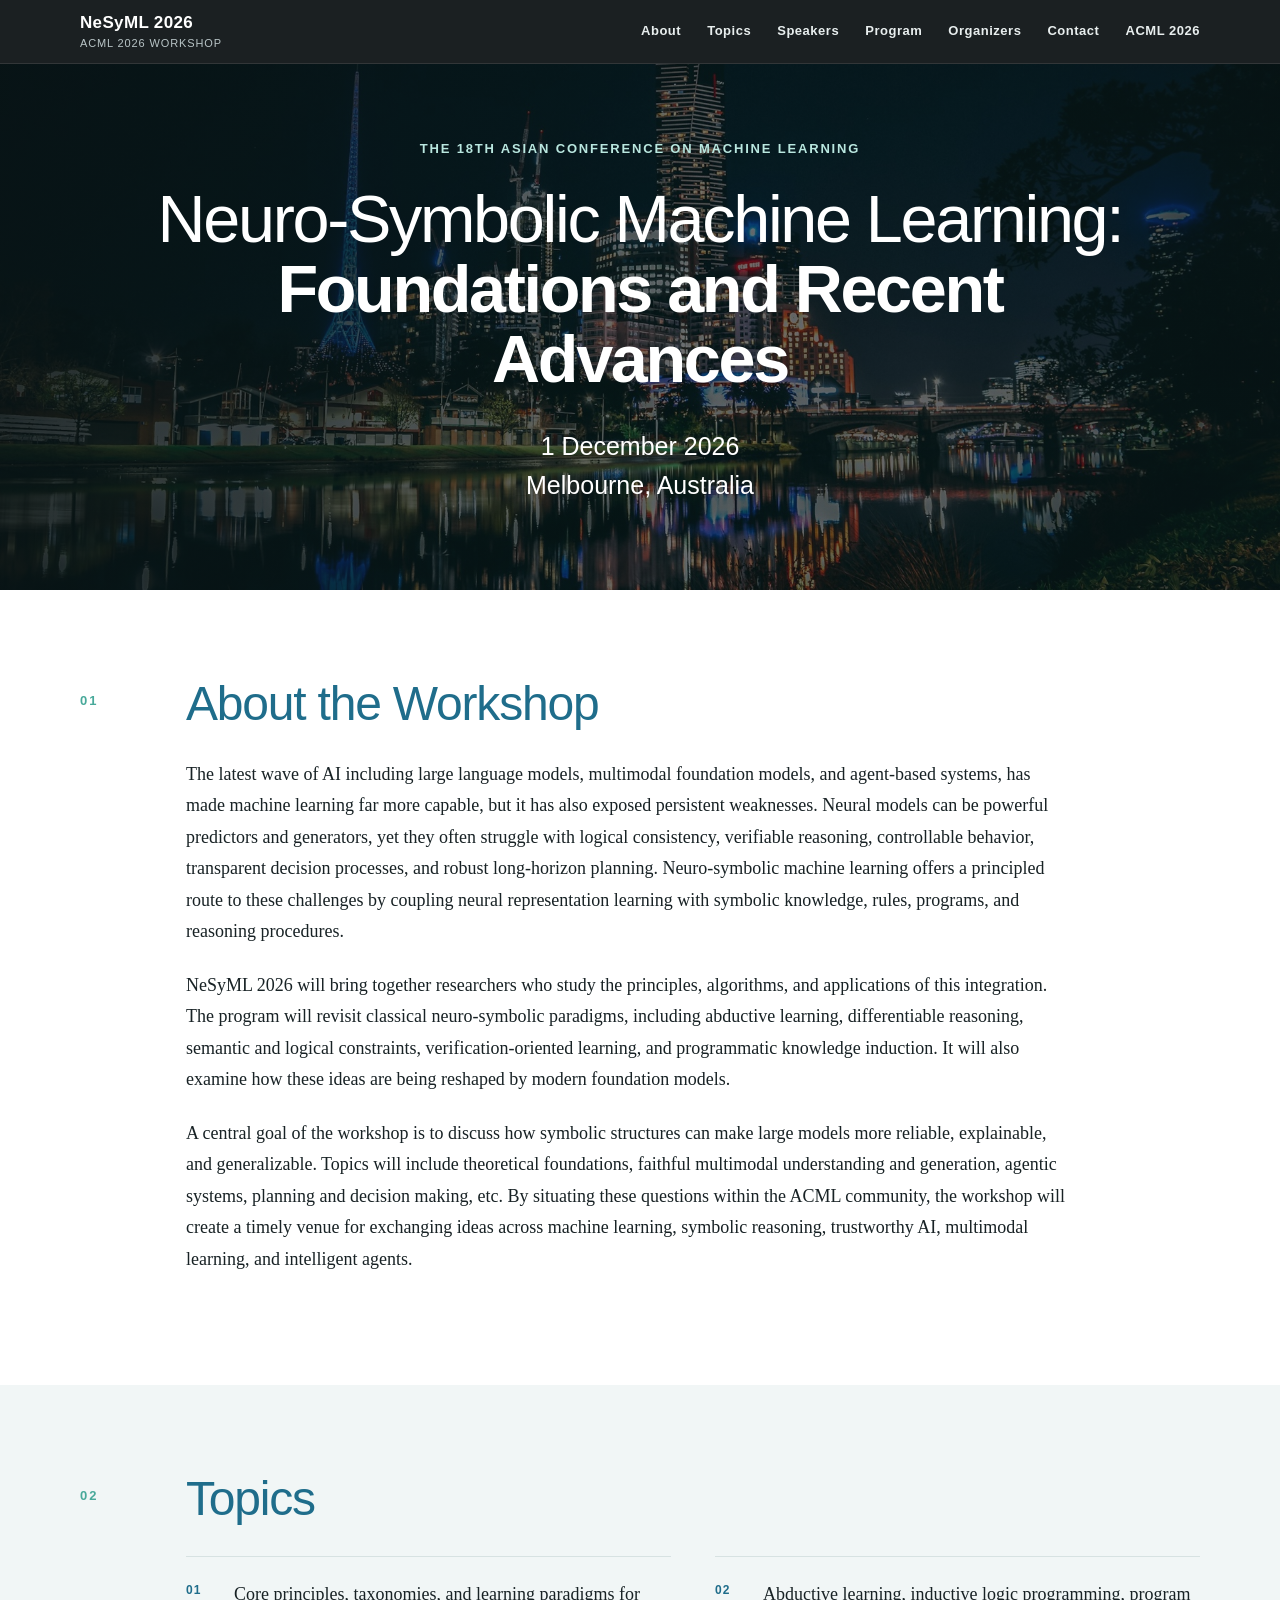
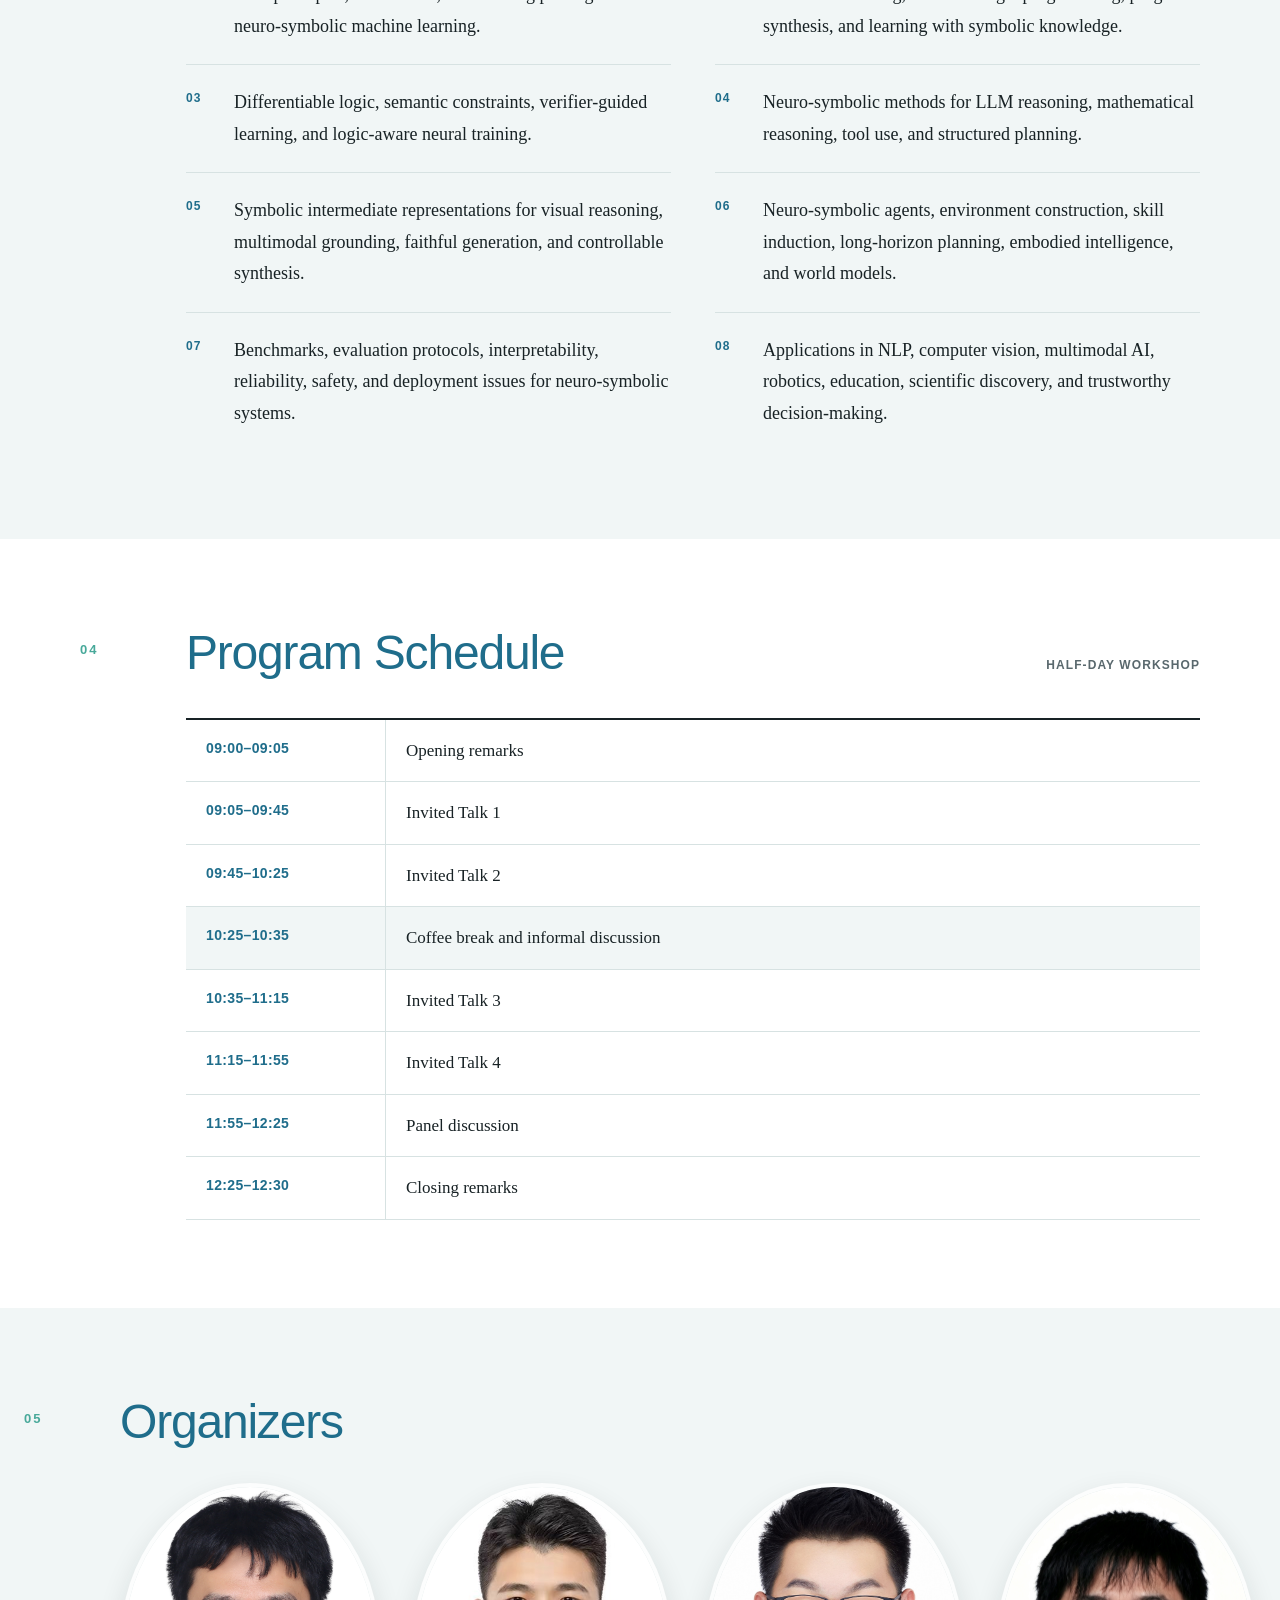
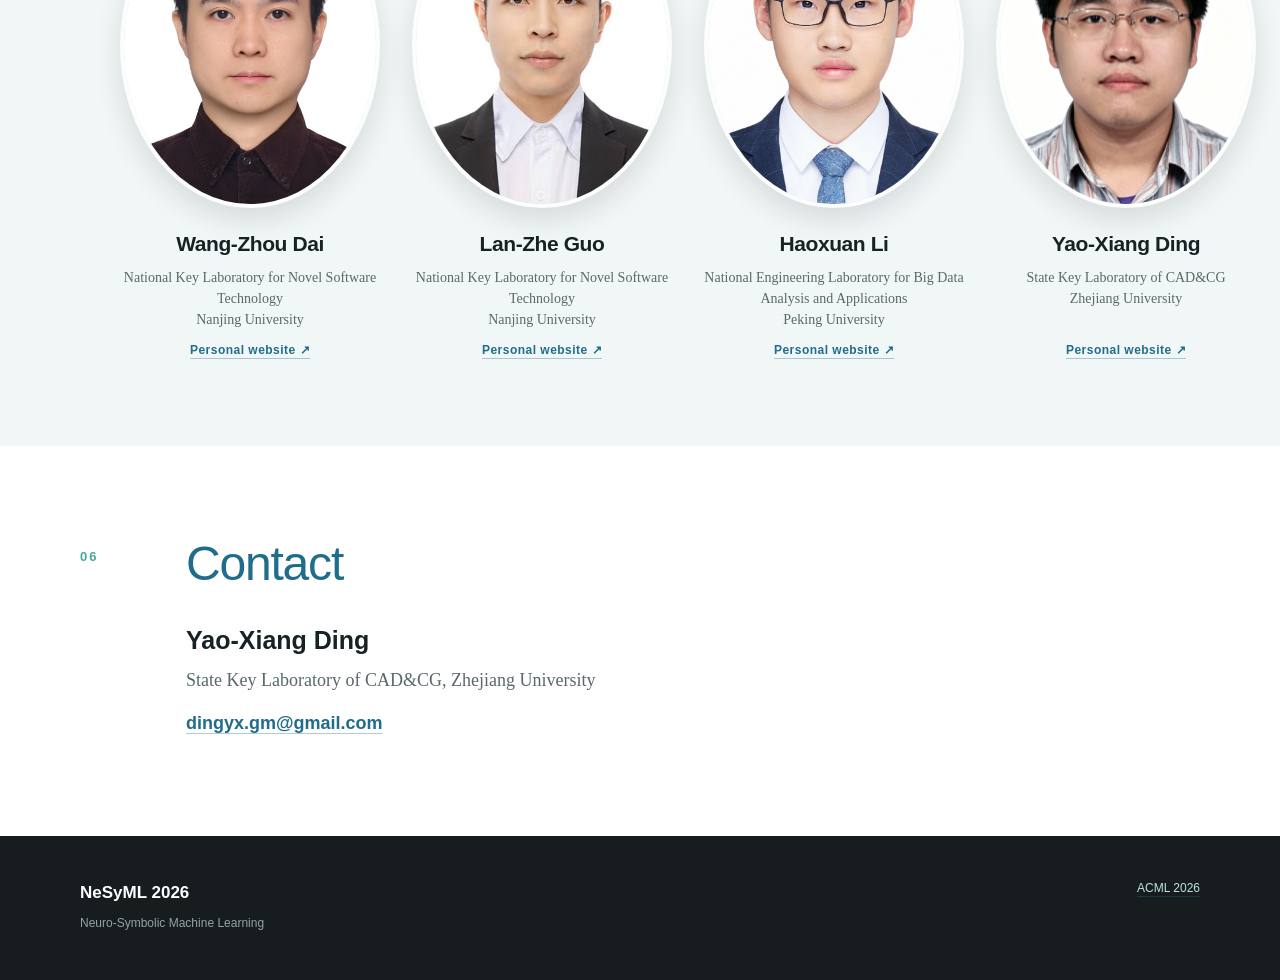
<file: index.html>
<!doctype html>
<html lang="en">
<head>
  <meta charset="utf-8">
  <meta name="viewport" content="width=device-width, initial-scale=1">
  <meta http-equiv="refresh" content="0; url=./acml-2026/">
  <link rel="canonical" href="./acml-2026/">
  <title>NeSyML Workshops</title>
</head>
<body>
  <p><a href="./acml-2026/">Continue to the ACML 2026 NeSyML Workshop website</a>.</p>
</body>
</html>
</file>
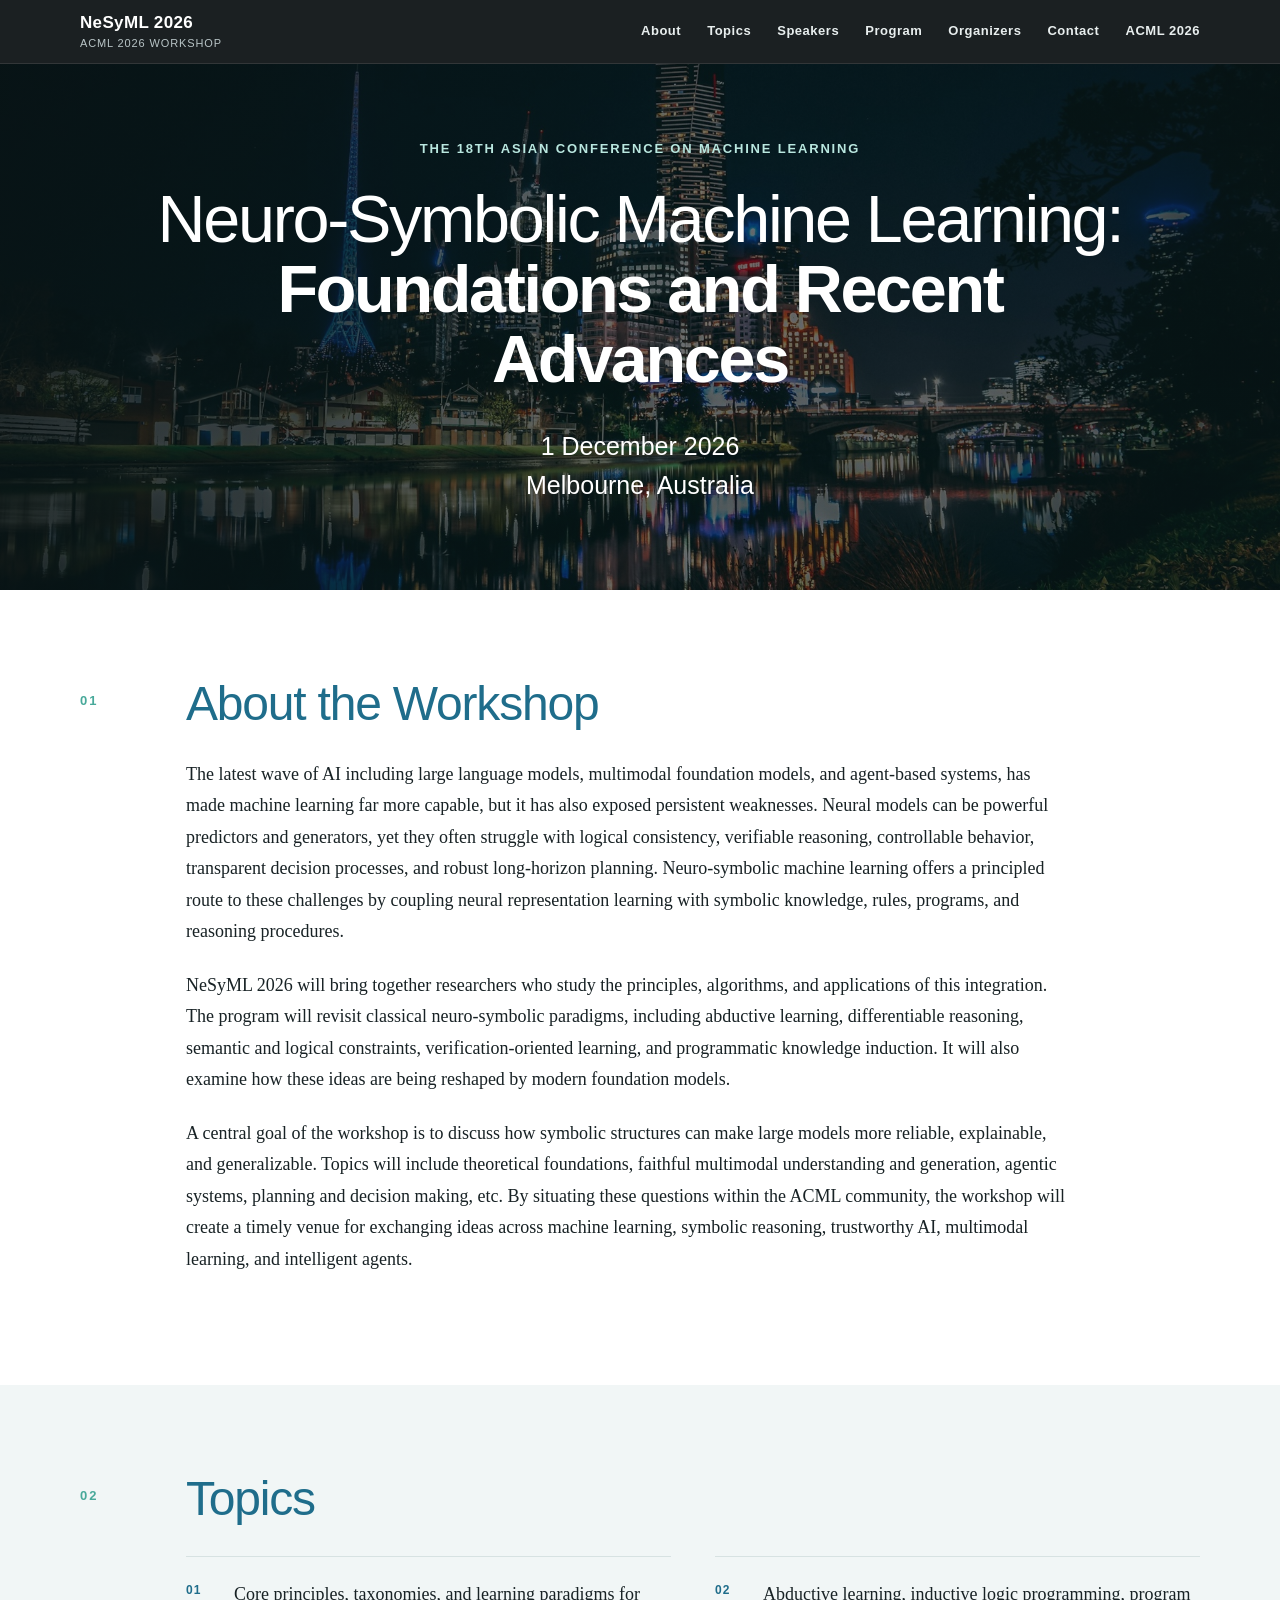
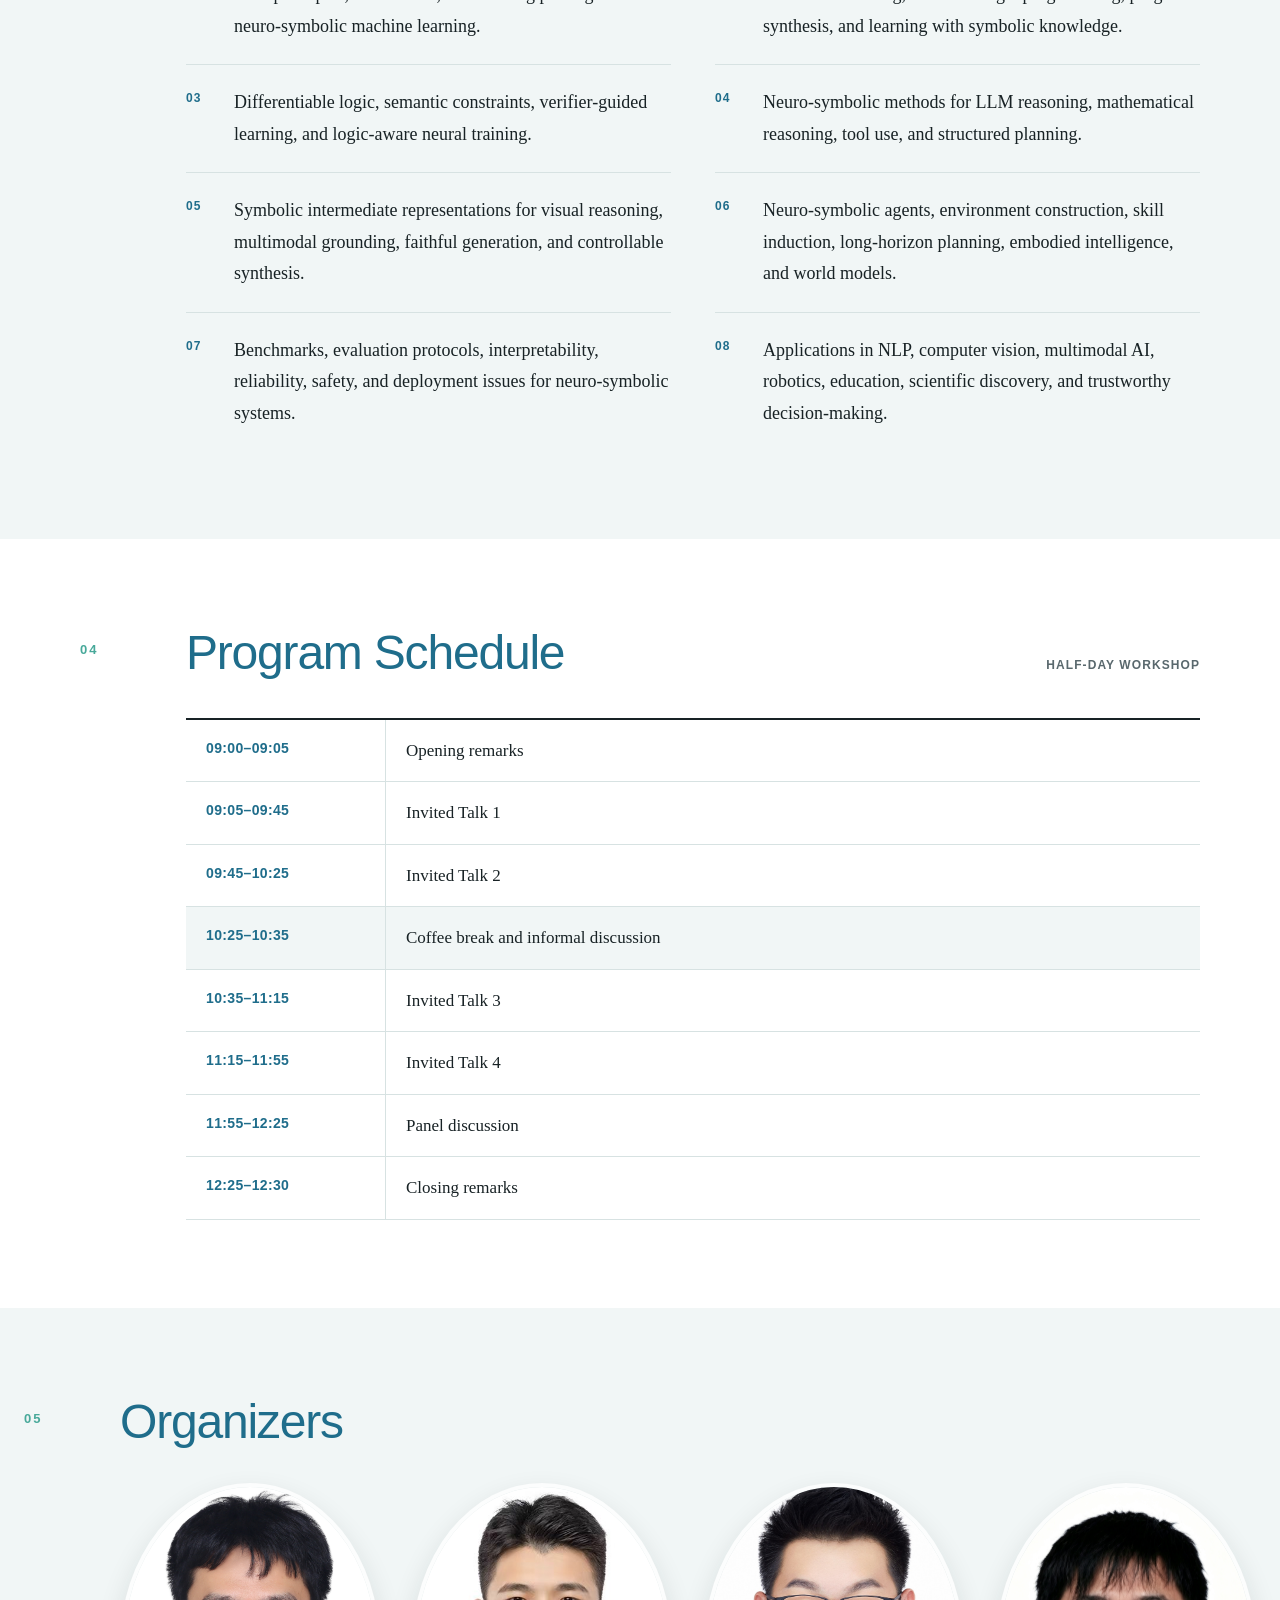
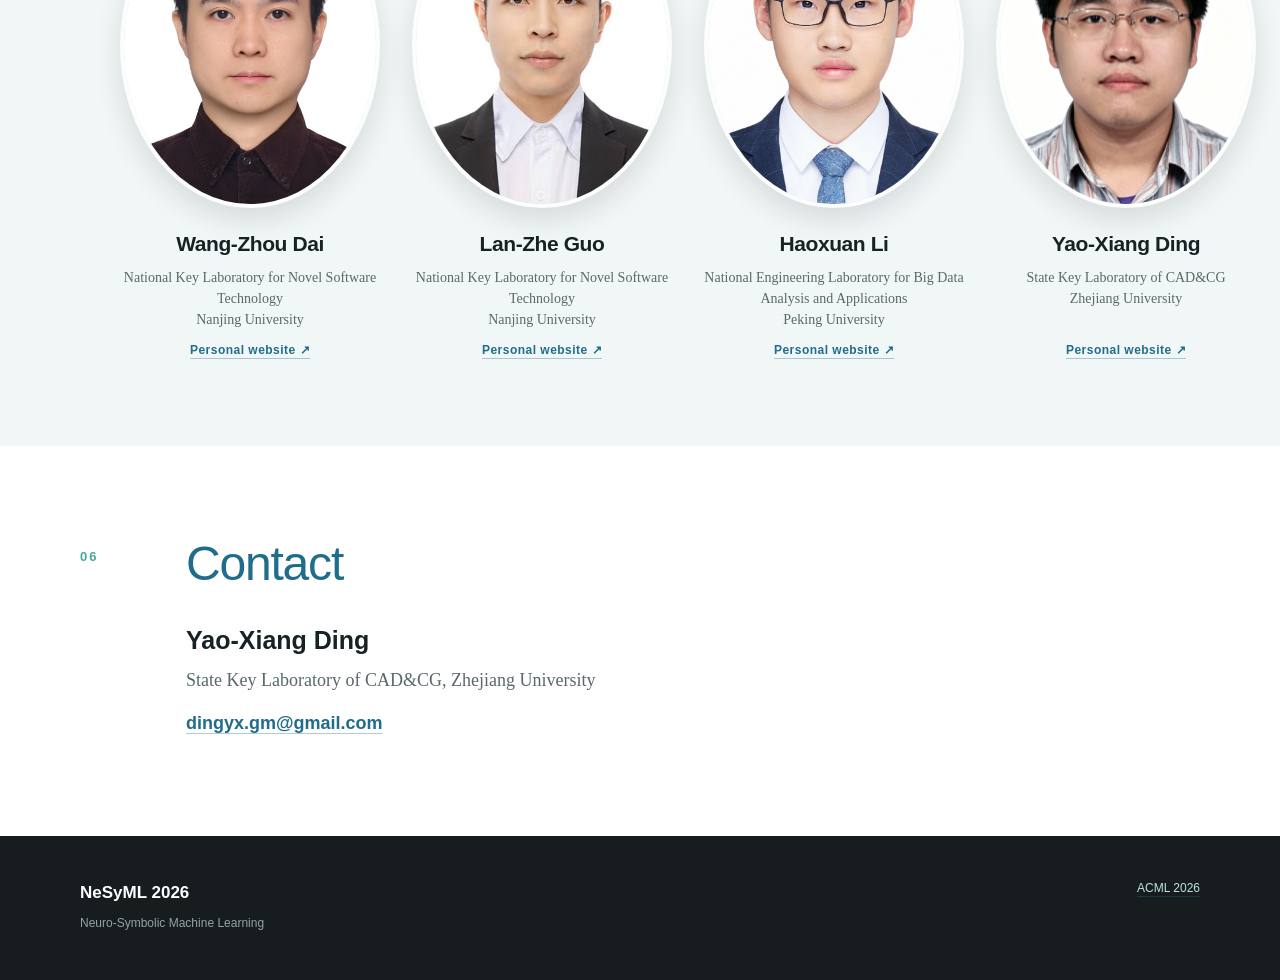
<file: acml-2026/index.html>
<!doctype html>
<html lang="en">
<head>
  <meta charset="utf-8">
  <meta name="viewport" content="width=device-width, initial-scale=1">
  <meta name="description" content="NeSyML 2026 — the ACML 2026 Workshop on Neuro-Symbolic Machine Learning: Foundations and Recent Advances.">
  <meta name="theme-color" content="#171c1e">
  <link rel="canonical" href="https://nesy-ml.github.io/workshop/acml-2026/">
  <meta property="og:type" content="website">
  <meta property="og:url" content="https://nesy-ml.github.io/workshop/acml-2026/">
  <meta property="og:title" content="NeSyML 2026 · ACML Workshop">
  <meta property="og:description" content="Neuro-Symbolic Machine Learning: Foundations and Recent Advances · 1 December 2026 · Melbourne, Australia.">
  <meta property="og:image" content="https://nesy-ml.github.io/workshop/acml-2026/assets/og.png">
  <meta property="og:image:alt" content="NeSyML 2026 workshop social preview">
  <meta property="og:image:width" content="1200">
  <meta property="og:image:height" content="630">
  <meta name="twitter:card" content="summary_large_image">
  <meta name="twitter:title" content="NeSyML 2026 · ACML Workshop">
  <meta name="twitter:description" content="Neuro-Symbolic Machine Learning: Foundations and Recent Advances · 1 December 2026 · Melbourne, Australia.">
  <meta name="twitter:image" content="https://nesy-ml.github.io/workshop/acml-2026/assets/og.png">
  <title>NeSyML 2026 · ACML Workshop</title>
  <link rel="stylesheet" href="./styles.css">
</head>
<body>
  <a class="skip-link" href="#main-content">Skip to main content</a>

  <header class="site-header">
    <div class="header-inner">
      <a class="brand" href="#top" aria-label="NeSyML 2026 home">
        <span class="brand-copy"><strong>NeSyML 2026</strong><small>ACML 2026 Workshop</small></span>
      </a>
      <button class="menu-toggle" type="button" aria-expanded="false" aria-controls="primary-nav">
        <span class="menu-label">Menu</span>
        <span class="menu-icon" aria-hidden="true"><i></i><i></i></span>
      </button>
      <nav class="primary-nav" id="primary-nav" aria-label="Primary navigation">
        <a href="#about">About</a>
        <a href="#topics">Topics</a>
        <a href="#speakers">Speakers</a>
        <a href="#program">Program</a>
        <a href="#organizers">Organizers</a>
        <a href="#contact">Contact</a>
        <a href="https://www.acml-conf.org/2026/" target="_blank" rel="noreferrer">ACML 2026</a>
      </nav>
    </div>
  </header>

  <main id="main-content">
    <section class="hero" id="top" aria-labelledby="hero-title">
      <div class="hero-overlay" aria-hidden="true"></div>
      <div class="hero-content">
        <p class="hero-kicker">The 18th Asian Conference on Machine Learning</p>
        <h1 id="hero-title">Neuro-Symbolic Machine Learning: <br><span>Foundations and Recent Advances</span></h1>
        <div class="hero-meta" aria-label="Workshop details">
          <p>1 December 2026</p>
          <p>Melbourne, Australia</p>
        </div>
      </div>
    </section>

    <div class="content-shell">
      <section class="section" id="about" aria-labelledby="about-title">
        <p class="section-index">01</p>
        <div class="section-body reading-width">
          <h2 id="about-title">About the Workshop</h2>
          <p>The latest wave of AI including large language models, multimodal foundation models, and agent-based systems, has made machine learning far more capable, but it has also exposed persistent weaknesses. Neural models can be powerful predictors and generators, yet they often struggle with logical consistency, verifiable reasoning, controllable behavior, transparent decision processes, and robust long-horizon planning. Neuro-symbolic machine learning offers a principled route to these challenges by coupling neural representation learning with symbolic knowledge, rules, programs, and reasoning procedures.</p>
          <p>NeSyML 2026 will bring together researchers who study the principles, algorithms, and applications of this integration. The program will revisit classical neuro-symbolic paradigms, including abductive learning, differentiable reasoning, semantic and logical constraints, verification-oriented learning, and programmatic knowledge induction. It will also examine how these ideas are being reshaped by modern foundation models.</p>
          <p>A central goal of the workshop is to discuss how symbolic structures can make large models more reliable, explainable, and generalizable. Topics will include theoretical foundations, faithful multimodal understanding and generation, agentic systems, planning and decision making, etc. By situating these questions within the ACML community, the workshop will create a timely venue for exchanging ideas across machine learning, symbolic reasoning, trustworthy AI, multimodal learning, and intelligent agents.</p>
          </div>
      </section>

      <section class="section section-tinted" id="topics" aria-labelledby="topics-title">
        <p class="section-index">02</p>
        <div class="section-body">
          <h2 id="topics-title">Topics</h2>
          <ul class="topic-list">
            <li>Core principles, taxonomies, and learning paradigms for neuro-symbolic machine learning.</li>
            <li>Abductive learning, inductive logic programming, program synthesis, and learning with symbolic knowledge.</li>
            <li>Differentiable logic, semantic constraints, verifier-guided learning, and logic-aware neural training.</li>
            <li>Neuro-symbolic methods for LLM reasoning, mathematical reasoning, tool use, and structured planning.</li>
            <li>Symbolic intermediate representations for visual reasoning, multimodal grounding, faithful generation, and controllable synthesis.</li>
            <li>Neuro-symbolic agents, environment construction, skill induction, long-horizon planning, embodied intelligence, and world models.</li>
            <li>Benchmarks, evaluation protocols, interpretability, reliability, safety, and deployment issues for neuro-symbolic systems.</li>
            <li>Applications in NLP, computer vision, multimodal AI, robotics, education, scientific discovery, and trustworthy decision-making.</li>
          </ul>
        </div>
      </section>

  
      <section class="section" id="program" aria-labelledby="program-title">
        <p class="section-index">04</p>
        <div class="section-body">
          <div class="section-heading-row">
            <h2 id="program-title">Program Schedule</h2>
            <p>Half-day workshop</p>
          </div>
          <ol class="schedule-list">
            <li><time datetime="2026-12-01T09:00:00+11:00">09:00–09:05</time><span>Opening remarks</span></li>
            <li><time datetime="2026-12-01T09:05:00+11:00">09:05–09:45</time><span>Invited Talk 1</span></li>
            <li><time datetime="2026-12-01T09:45:00+11:00">09:45–10:25</time><span>Invited Talk 2</span></li>
            <li class="schedule-break"><time datetime="2026-12-01T10:25:00+11:00">10:25–10:35</time><span>Coffee break and informal discussion</span></li>
            <li><time datetime="2026-12-01T10:35:00+11:00">10:35–11:15</time><span>Invited Talk 3</span></li>
            <li><time datetime="2026-12-01T11:15:00+11:00">11:15–11:55</time><span>Invited Talk 4</span></li>
            <li><time datetime="2026-12-01T11:55:00+11:00">11:55–12:25</time><span>Panel discussion</span></li>
            <li><time datetime="2026-12-01T12:25:00+11:00">12:25–12:30</time><span>Closing remarks</span></li>
          </ol>
        </div>
      </section>

      <section class="section section-tinted" id="organizers" aria-labelledby="organizers-title">
        <p class="section-index">05</p>
        <div class="section-body">
          <h2 id="organizers-title">Organizers</h2>
          <div class="organizer-grid">
            <article class="organizer-card">
              <a class="portrait-link" href="https://daiwz.net/" target="_blank" rel="noreferrer" aria-label="Visit Wang-Zhou Dai's website">
                <img class="portrait-wang" src="./assets/organizers/wang-zhou-dai.jpg" alt="Portrait of Wang-Zhou Dai" width="1900" height="2444" loading="lazy">
              </a>
              <h3>Wang-Zhou Dai</h3>
              <p>National Key Laboratory for Novel Software Technology<br>Nanjing University</p>
              <a class="profile-link" href="https://daiwz.net/" target="_blank" rel="noreferrer">Personal website <span aria-hidden="true">↗</span></a>
            </article>
            <article class="organizer-card">
              <a class="portrait-link" href="https://www.lamda.nju.edu.cn/guolz/" target="_blank" rel="noreferrer" aria-label="Visit Lan-Zhe Guo's website">
                <img class="portrait-guo" src="./assets/organizers/lan-zhe-guo.jpg" alt="Portrait of Lan-Zhe Guo" width="602" height="602" loading="lazy">
              </a>
              <h3>Lan-Zhe Guo</h3>
              <p>National Key Laboratory for Novel Software Technology<br>Nanjing University</p>
              <a class="profile-link" href="https://www.lamda.nju.edu.cn/guolz/" target="_blank" rel="noreferrer">Personal website <span aria-hidden="true">↗</span></a>
            </article>
            <article class="organizer-card">
              <a class="portrait-link" href="https://haoxuanli-pku.github.io/" target="_blank" rel="noreferrer" aria-label="Visit Haoxuan Li's website">
                <img class="portrait-li" src="./assets/organizers/haoxuan-li.jpg" alt="Portrait of Haoxuan Li" width="792" height="1200" loading="lazy">
              </a>
              <h3>Haoxuan Li</h3>
              <p>National Engineering Laboratory for Big Data Analysis and Applications<br>Peking University</p>
              <a class="profile-link" href="https://haoxuanli-pku.github.io/" target="_blank" rel="noreferrer">Personal website <span aria-hidden="true">↗</span></a>
            </article>
            <article class="organizer-card">
              <a class="portrait-link" href="https://yaoxiangding.github.io/" target="_blank" rel="noreferrer" aria-label="Visit Yao-Xiang Ding's website">
                <img class="portrait-ding" src="./assets/organizers/yao-xiang-ding.jpg" alt="Portrait of Yao-Xiang Ding" width="1024" height="1271" loading="lazy">
              </a>
              <h3>Yao-Xiang Ding</h3>
              <p>State Key Laboratory of CAD&amp;CG<br>Zhejiang University</p>
              <a class="profile-link" href="https://yaoxiangding.github.io/" target="_blank" rel="noreferrer">Personal website <span aria-hidden="true">↗</span></a>
            </article>
          </div>
        </div>
      </section>

      <section class="section contact-section" id="contact" aria-labelledby="contact-title">
        <p class="section-index">06</p>
        <div class="section-body reading-width">
          <h2 id="contact-title">Contact</h2>
          <p class="contact-name">Yao-Xiang Ding</p>
          <p>State Key Laboratory of CAD&amp;CG, Zhejiang University</p>
          <a class="email-link" href="mailto:dingyx.gm@gmail.com">dingyx.gm@gmail.com</a>
        </div>
      </section>
    </div>
  </main>

  <footer class="site-footer">
    <div class="footer-inner">
      <div><strong>NeSyML 2026</strong><span>Neuro-Symbolic Machine Learning</span></div>
      <div class="footer-links">
        <a href="https://www.acml-conf.org/2026/" target="_blank" rel="noreferrer">ACML 2026</a>
      </div>
    </div>
  </footer>
  <script src="./script.js"></script>
</body>
</html>
</file>
<file: acml-2026/styles.css>
:root {
  --ink: #182225;
  --muted: #59686d;
  --paper: #ffffff;
  --mist: #f1f6f6;
  --blue: #1f6d8b;
  --teal: #48a99a;
  --night: #171c1e;
  --line: #d7e2e2;
  --header-height: 64px;
  --content-width: 1120px;
}

* { box-sizing: border-box; }

html {
  scroll-behavior: smooth;
  scroll-padding-top: calc(var(--header-height) + 20px);
}

body {
  margin: 0;
  color: var(--ink);
  background: var(--paper);
  font-family: Georgia, "Times New Roman", serif;
  font-size: 18px;
  line-height: 1.75;
  text-rendering: optimizeLegibility;
}

a { color: inherit; }

.skip-link {
  position: fixed;
  top: 8px;
  left: 8px;
  z-index: 100;
  padding: 10px 14px;
  color: #fff;
  background: var(--blue);
  transform: translateY(-150%);
}

.skip-link:focus { transform: translateY(0); }

.site-header {
  position: sticky;
  top: 0;
  z-index: 50;
  height: var(--header-height);
  color: #fff;
  background: rgba(23, 28, 30, .98);
  border-bottom: 1px solid rgba(255, 255, 255, .1);
}

.header-inner {
  position: relative;
  width: min(var(--content-width), calc(100% - 48px));
  height: 100%;
  margin: 0 auto;
  display: flex;
  align-items: center;
  justify-content: space-between;
}

.brand {
  display: inline-flex;
  align-items: center;
  font-family: Arial, Helvetica, sans-serif;
  text-decoration: none;
}

.brand-copy { display: grid; line-height: 1.1; }
.brand-copy strong { font-size: 17px; letter-spacing: .02em; }
.brand-copy small { margin-top: 4px; color: #b9c5c7; font-size: 11px; letter-spacing: .08em; text-transform: uppercase; }

.primary-nav { display: flex; align-items: center; gap: 26px; font-family: Arial, Helvetica, sans-serif; }
.primary-nav a { color: #e8eeee; font-size: 13px; font-weight: 600; letter-spacing: .04em; text-decoration: none; }
.primary-nav a:hover, .primary-nav a:focus-visible { color: #83d6c8; }

.menu-toggle {
  display: none;
  align-items: center;
  gap: 10px;
  padding: 10px 0 10px 12px;
  color: #fff;
  background: transparent;
  border: 0;
  font: 700 12px/1 Arial, Helvetica, sans-serif;
  letter-spacing: .08em;
  text-transform: uppercase;
  cursor: pointer;
}

.menu-icon {
  position: relative;
  display: block;
  width: 24px;
  height: 16px;
}

.menu-icon i {
  position: absolute;
  left: 0;
  width: 24px;
  height: 2px;
  background: currentColor;
  transition: transform .18s ease, top .18s ease;
}

.menu-icon i:first-child { top: 3px; }
.menu-icon i:last-child { top: 11px; }
.menu-toggle[aria-expanded="true"] .menu-icon i:first-child { top: 7px; transform: rotate(45deg); }
.menu-toggle[aria-expanded="true"] .menu-icon i:last-child { top: 7px; transform: rotate(-45deg); }

.hero {
  position: relative;
  min-height: 510px;
  display: grid;
  place-items: center;
  overflow: hidden;
  color: #fff;
  background: #243033 url("./assets/hero-melbourne.jpg") center 58% / cover no-repeat;
}

.hero-overlay {
  position: absolute;
  inset: 0;
  background: linear-gradient(90deg, rgba(9, 19, 21, .84), rgba(9, 19, 21, .55) 55%, rgba(9, 19, 21, .7));
}

.hero-content {
  position: relative;
  width: min(var(--content-width), calc(100% - 48px));
  padding: 74px 0 82px;
  text-align: center;
}

.hero-kicker {
  margin: 0 0 24px;
  color: #b9e7df;
  font-family: Arial, Helvetica, sans-serif;
  font-size: 13px;
  font-weight: 700;
  letter-spacing: .14em;
  text-transform: uppercase;
}

h1 {
  max-width: 1000px;
  margin: 0 auto;
  font-family: Arial, Helvetica, sans-serif;
  font-size: clamp(38px, 5.2vw, 68px);
  font-weight: 300;
  letter-spacing: -.035em;
  line-height: 1.05;
}

h1 span { font-weight: 600; }

.hero-meta {
  margin-top: 36px;
  font-family: Arial, Helvetica, sans-serif;
  font-size: clamp(18px, 2vw, 25px);
  line-height: 1.35;
}

.hero-meta p { margin: 5px 0; }
.hero-format { color: #d1dcde; font-size: 15px; letter-spacing: .025em; }

.content-shell { overflow: hidden; }

.section {
  width: min(var(--content-width), calc(100% - 48px));
  margin: 0 auto;
  display: grid;
  grid-template-columns: 72px minmax(0, 1fr);
  gap: 34px;
  padding: 88px 0;
}

.section-tinted { position: relative; }
.section-tinted::before {
  position: absolute;
  inset: 0 50%;
  z-index: -1;
  width: 100vw;
  content: "";
  background: var(--mist);
  transform: translateX(-50%);
}

.section-index {
  margin: 12px 0 0;
  color: var(--teal);
  font-family: Arial, Helvetica, sans-serif;
  font-size: 13px;
  font-weight: 800;
  letter-spacing: .15em;
}

.section-body h2 {
  margin: 0 0 28px;
  color: var(--blue);
  font-family: Arial, Helvetica, sans-serif;
  font-size: clamp(34px, 4vw, 48px);
  font-weight: 300;
  letter-spacing: -.025em;
  line-height: 1.1;
}

.reading-width { max-width: 880px; }
.lead { margin-top: 0; color: #223034; font-size: 23px; line-height: 1.58; }
.section-body p { margin: 0 0 22px; }

.guiding-question {
  margin-top: 36px !important;
  padding-left: 24px;
  border-left: 3px solid var(--teal);
  color: #294247;
  font-size: 21px;
  font-style: italic;
}

.guiding-question span {
  display: block;
  margin-bottom: 4px;
  color: var(--blue);
  font-family: Arial, Helvetica, sans-serif;
  font-size: 12px;
  font-style: normal;
  font-weight: 800;
  letter-spacing: .13em;
  text-transform: uppercase;
}

.section-intro { max-width: 820px; color: var(--muted); }

.topic-list {
  display: grid;
  grid-template-columns: repeat(2, minmax(0, 1fr));
  gap: 0 44px;
  margin: 30px 0 0;
  padding: 0;
  list-style: none;
  counter-reset: topics;
}

.topic-list li {
  position: relative;
  padding: 22px 0 22px 48px;
  border-top: 1px solid var(--line);
  counter-increment: topics;
}

.topic-list li::before {
  position: absolute;
  top: 23px;
  left: 0;
  color: var(--blue);
  content: counter(topics, decimal-leading-zero);
  font-family: Arial, Helvetica, sans-serif;
  font-size: 12px;
  font-weight: 800;
  letter-spacing: .08em;
}

.info-list {
  display: grid;
  grid-template-columns: repeat(5, minmax(0, 1fr));
  margin: 8px 0 34px;
  border-top: 1px solid var(--line);
  border-bottom: 1px solid var(--line);
}

.info-list > div {
  min-width: 0;
  padding: 23px 20px 25px;
  border-right: 1px solid var(--line);
}

.info-list > div:first-child { padding-left: 0; }
.info-list > div:last-child { padding-right: 0; border-right: 0; }
.info-list dt {
  margin-bottom: 8px;
  color: var(--blue);
  font: 800 11px/1.2 Arial, Helvetica, sans-serif;
  letter-spacing: .13em;
  text-transform: uppercase;
}
.info-list dd { margin: 0; font-size: 16px; line-height: 1.45; }

.plain-note {
  max-width: 900px;
  margin-bottom: 0 !important;
  padding: 23px 26px;
  background: #eaf3f3;
  border-left: 4px solid var(--teal);
  color: #294247;
}

.speaker-grid {
  display: grid;
  grid-template-columns: repeat(2, minmax(0, 1fr));
  gap: 30px;
  margin-top: 8px;
}

.speaker-card {
  min-width: 0;
  display: grid;
  grid-template-columns: minmax(170px, 42%) minmax(0, 1fr);
  overflow: hidden;
  background: var(--paper);
  border: 1px solid var(--line);
}

.speaker-photo {
  display: block;
  min-height: 100%;
  overflow: hidden;
  background: #dbe6e6;
}

.speaker-photo img {
  display: block;
  width: 100%;
  height: 100%;
  min-height: 340px;
  object-fit: cover;
  object-position: center;
  transition: transform .3s ease;
}

.speaker-photo:hover img { transform: scale(1.025); }
.speaker-copy { align-self: center; padding: 30px; }
.speaker-copy h3,
.organizer-card h3 {
  margin: 0;
  color: var(--ink);
  font-family: Arial, Helvetica, sans-serif;
  font-weight: 600;
  letter-spacing: -.02em;
  line-height: 1.15;
}
.speaker-copy h3 { font-size: 27px; }
.speaker-copy p { margin: 14px 0; font-size: 16px; line-height: 1.55; }
.speaker-copy .speaker-affiliation { color: var(--blue); font-weight: 700; }

.profile-link,
.email-link,
.photo-note a,
.footer-links a {
  color: var(--blue);
  text-decoration-color: rgba(31, 109, 139, .35);
  text-underline-offset: 4px;
}

.profile-link {
  font: 700 12px/1.3 Arial, Helvetica, sans-serif;
  letter-spacing: .04em;
}

.section-heading-row {
  display: flex;
  align-items: baseline;
  justify-content: space-between;
  gap: 24px;
}

.section-heading-row p {
  flex: none;
  color: var(--muted);
  font: 700 12px/1.4 Arial, Helvetica, sans-serif;
  letter-spacing: .09em;
  text-transform: uppercase;
}

.schedule-list {
  margin: 10px 0 0;
  padding: 0;
  border-top: 2px solid var(--ink);
  list-style: none;
}

.schedule-list li {
  display: grid;
  grid-template-columns: 200px minmax(0, 1fr);
  border-bottom: 1px solid var(--line);
}

.schedule-list time,
.schedule-list span { padding: 18px 20px; }
.schedule-list time {
  color: var(--blue);
  font: 700 14px/1.5 Arial, Helvetica, sans-serif;
  letter-spacing: .025em;
  border-right: 1px solid var(--line);
}
.schedule-list span { font-size: 17px; line-height: 1.5; }
.schedule-list .schedule-break { background: var(--mist); }

.organizer-grid {
  display: grid;
  grid-template-columns: repeat(4, minmax(0, 1fr));
  gap: 48px 32px;
  margin-top: 34px;
}

.organizer-card {
  min-width: 0;
  display: flex;
  flex-direction: column;
  align-items: center;
  text-align: center;
}

#organizers.section {
  width: min(1280px, calc(100% - 48px));
  grid-template-columns: 64px minmax(0, 1fr);
  gap: 32px;
}

.portrait-link {
  position: relative;
  display: block;
  width: min(100%, 264px);
  aspect-ratio: 4 / 5;
  margin: 0 auto 24px;
  overflow: hidden;
  background: #dbe6e6;
  border: 4px solid rgba(255, 255, 255, .92);
  border-radius: 50%;
  box-shadow: 0 12px 28px rgba(24, 34, 37, .12);
}

.portrait-link img {
  position: absolute;
  top: var(--portrait-top, 0);
  left: var(--portrait-left, 0);
  display: block;
  width: var(--portrait-width, 100%);
  max-width: none;
  height: var(--portrait-height, 100%);
  object-fit: cover;
  object-position: var(--portrait-position, center);
  transition: transform .3s ease;
}

.portrait-wang { --portrait-position: center 36%; }
.portrait-guo {
  --portrait-width: 112%;
  --portrait-height: 112%;
  --portrait-left: -6%;
  --portrait-top: -6%;
  --portrait-position: center 38%;
}
.portrait-li { --portrait-position: center 32%; }
.portrait-ding {
  --portrait-width: 100%;
  --portrait-height: 100%;
  --portrait-left: 0;
  --portrait-top: 0;
  --portrait-position: center;
}

.portrait-link:hover img { transform: scale(1.025); }
.organizer-card h3 { font-size: 21px; }
.organizer-card p {
  width: 100%;
  max-width: 276px;
  min-height: 4.5em;
  margin: 11px auto 13px;
  color: var(--muted);
  font-size: 14px;
  line-height: 1.5;
}
.photo-note { margin: 34px 0 0 !important; color: var(--muted); font-size: 13px; line-height: 1.55; }

.contact-section .section-body { padding: 4px 0 8px; }
.contact-name { margin-bottom: 2px !important; font-family: Arial, Helvetica, sans-serif; font-size: 25px; font-weight: 700; }
.contact-name + p { margin-bottom: 12px; color: var(--muted); }
.email-link { display: inline-block; font-family: Arial, Helvetica, sans-serif; font-weight: 700; }

.site-footer { color: #dbe4e5; background: var(--night); }
.footer-inner {
  width: min(var(--content-width), calc(100% - 48px));
  margin: 0 auto;
  display: flex;
  align-items: flex-start;
  justify-content: space-between;
  gap: 40px;
  padding: 42px 0 46px;
  font-family: Arial, Helvetica, sans-serif;
}
.footer-inner > div:first-child { display: grid; }
.footer-inner strong { color: #fff; font-size: 17px; }
.footer-inner span { margin-top: 5px; color: #93a3a6; font-size: 12px; }
.footer-links { display: flex; flex-wrap: wrap; justify-content: flex-end; gap: 12px 24px; }
.footer-links a { color: #b9e7df; font-size: 12px; }

:focus-visible { outline: 3px solid #ffd166; outline-offset: 4px; }

@media (max-width: 1080px) {
  .primary-nav { gap: 17px; }
  .primary-nav a { font-size: 12px; }
  .info-list { grid-template-columns: repeat(3, minmax(0, 1fr)); }
  .info-list > div { border-bottom: 1px solid var(--line); }
  .info-list > div:nth-child(3) { border-right: 0; }
  .info-list > div:nth-last-child(-n+2) { border-bottom: 0; }
  .speaker-card { grid-template-columns: minmax(150px, 39%) minmax(0, 1fr); }
  .speaker-copy { padding: 24px; }
  .organizer-grid { grid-template-columns: repeat(2, minmax(0, 1fr)); }
}

@media (max-width: 980px) {
  .menu-toggle { display: inline-flex; }
  .primary-nav {
    position: absolute;
    top: calc(100% + 1px);
    right: 0;
    width: min(340px, calc(100vw - 32px));
    max-height: calc(100vh - var(--header-height) - 20px);
    padding: 16px;
    display: grid;
    gap: 0;
    overflow: auto;
    visibility: hidden;
    background: rgba(23, 28, 30, .99);
    border: 1px solid rgba(255, 255, 255, .1);
    opacity: 0;
    pointer-events: none;
    transform: translateY(-8px);
    transition: opacity .16s ease, transform .16s ease, visibility .16s;
  }
  .primary-nav a { padding: 12px 10px; font-size: 14px; }
  .menu-open .primary-nav { visibility: visible; opacity: 1; pointer-events: auto; transform: translateY(0); }
  .speaker-grid { grid-template-columns: 1fr; }
  .speaker-card { grid-template-columns: minmax(220px, 36%) minmax(0, 1fr); }
  .organizer-grid { gap: 48px 28px; }
}

@media (max-width: 760px) {
  :root { --header-height: 58px; }
  body { font-size: 17px; line-height: 1.65; }
  .header-inner, .hero-content, .section { width: min(100% - 36px, var(--content-width)); }
  .brand-copy small { display: none; }
  .hero { min-height: 560px; background-position: 56% center; }
  .hero-content { padding: 70px 0; }
  .hero-kicker { font-size: 11px; line-height: 1.5; }
  h1 { font-size: clamp(37px, 11vw, 52px); }
  .section { grid-template-columns: 1fr; gap: 8px; padding: 68px 0; }
  .section-index { margin-top: 0; }
  .section-body h2 { margin-bottom: 22px; font-size: 35px; }
  .lead { font-size: 20px; }
  .topic-list { grid-template-columns: 1fr; gap: 0; }
  .info-list { grid-template-columns: 1fr; }
  .info-list > div,
  .info-list > div:first-child,
  .info-list > div:last-child {
    padding: 17px 0;
    border-right: 0;
    border-bottom: 1px solid var(--line);
  }
  .info-list > div:last-child { border-bottom: 0; }
  .speaker-card { grid-template-columns: 1fr; }
  .speaker-photo img { min-height: 0; aspect-ratio: 4 / 3; object-position: center 30%; }
  .speaker-copy { padding: 25px 22px 28px; }
  .section-heading-row { display: block; }
  .section-heading-row p { margin-top: -9px; }
  .schedule-list li { grid-template-columns: 1fr; padding: 15px 0; }
  .schedule-list time,
  .schedule-list span { padding: 0; border: 0; }
  .schedule-list span { margin-top: 4px; }
  .schedule-list .schedule-break { margin: 0 -18px; padding: 15px 18px; }
  #organizers.section {
    width: min(100% - 36px, var(--content-width));
    grid-template-columns: 1fr;
    gap: 8px;
  }
  .organizer-grid { grid-template-columns: 1fr; gap: 46px; }
  .organizer-card { width: 100%; max-width: 320px; margin: 0 auto; }
  .portrait-link { width: min(100%, 214px); }
  .organizer-card p { min-height: 0; }
  .footer-inner { width: min(100% - 36px, var(--content-width)); display: grid; gap: 22px; }
  .footer-links { display: grid; justify-content: start; }
}

@media (prefers-reduced-motion: reduce) {
  html { scroll-behavior: auto; }
  *, *::before, *::after { scroll-behavior: auto !important; transition-duration: .01ms !important; animation-duration: .01ms !important; animation-iteration-count: 1 !important; }
}
</file>
